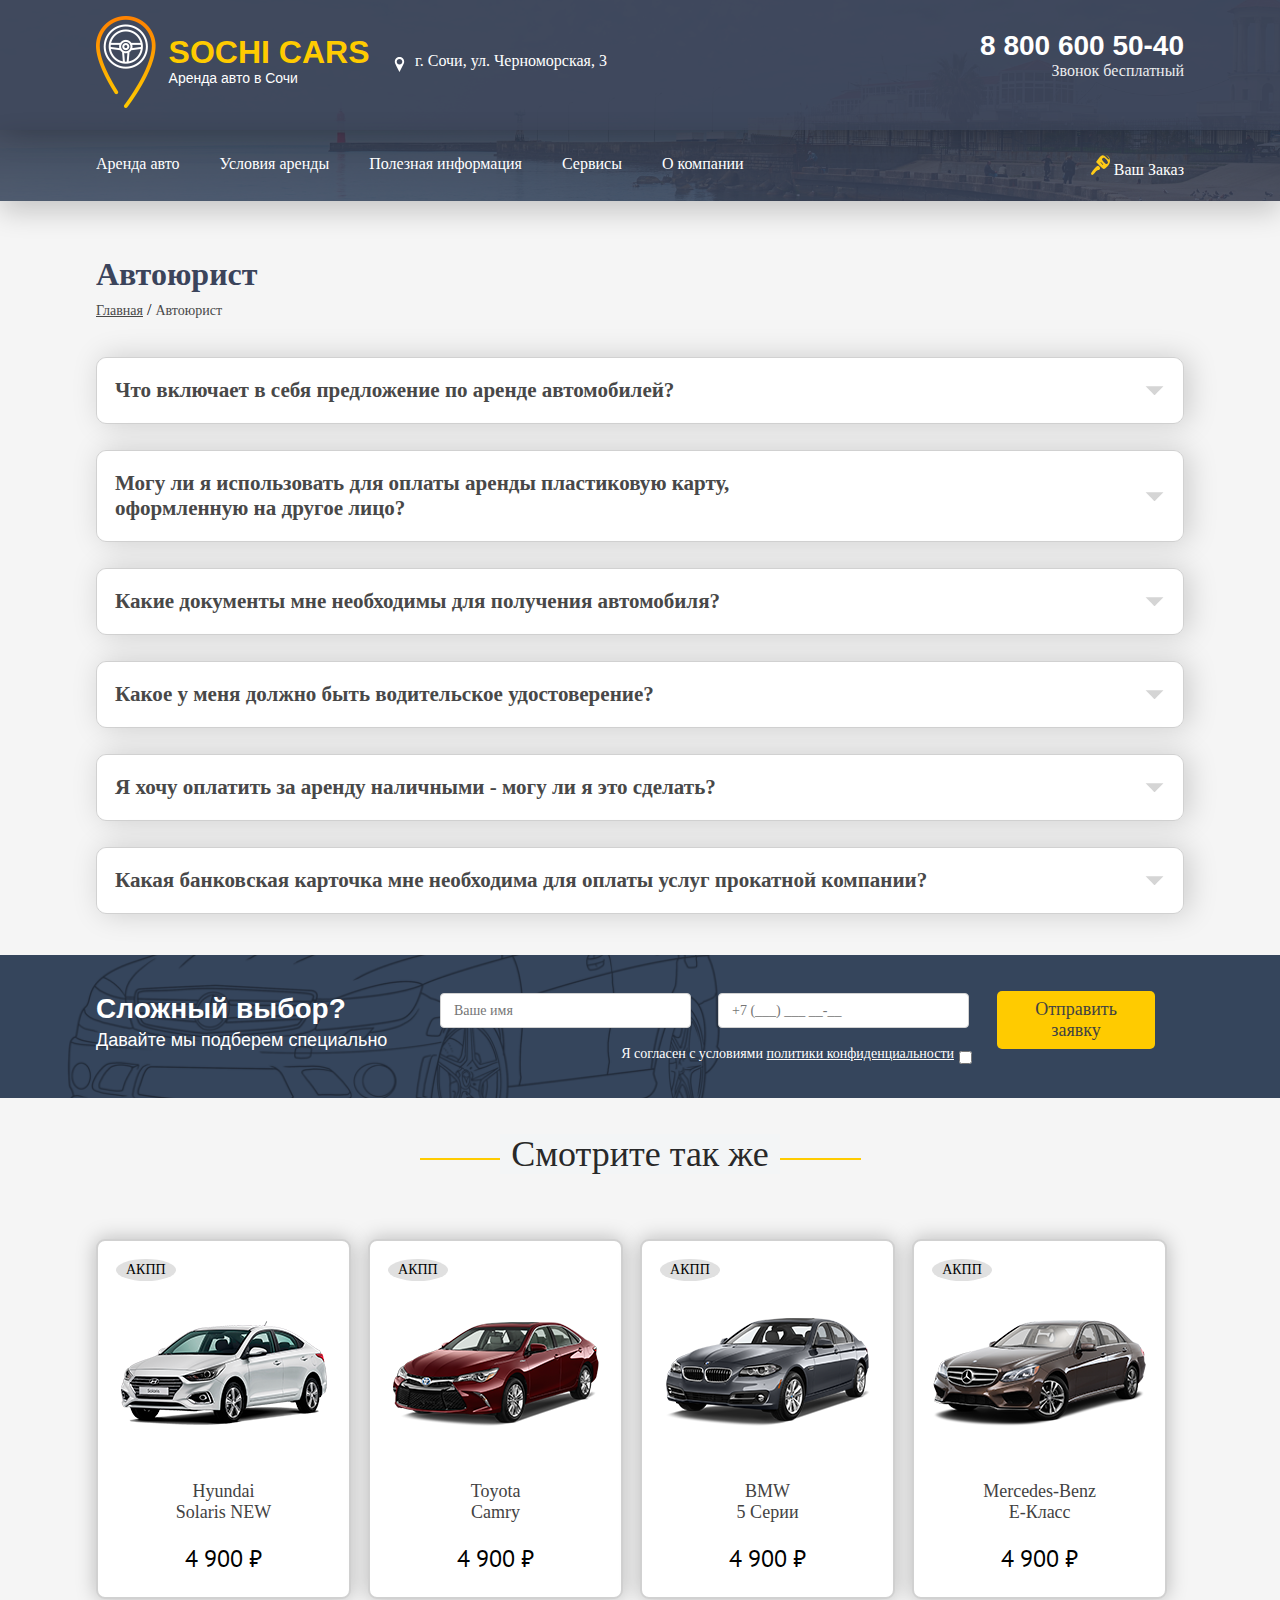
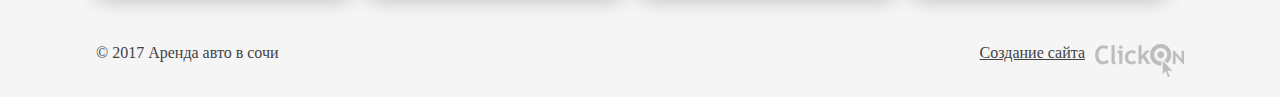
<file: urist.html>
<!DOCTYPE html>
<html>
<head>
	<meta charset="utf-8">
  	<meta http-equiv="X-UA-Compatible" content="IE=edge">
  	<meta name="viewport" content="width=device-width, initial-scale=1.0">
  	<meta content="text/html">
    <title>Sochi Cars. Аренда авто в Сочи</title>
     <link href="http://fonts.googleapis.com/css?family=PT+Sans:regular,italic,bold,bolditalic"
rel="stylesheet" type="text/css" />
	<!-- Custom CSS -->
    <link rel="stylesheet" type="text/css" href="css/style.css">
    <link rel="stylesheet" type="text/css" href="css/urist.css">
   	<!-- JQuery connection -->
	<script src="//ajax.googleapis.com/ajax/libs/jquery/3.1.0/jquery.min.js"></script>
	<!-- Custom scripts -->
	<script src="js/menu.js"></script>
	<script src="js/script.js"></script>
	<script src="js/urist.js"></script>
	<script src="js/maskedinput.js"></script>
</head>
<body>
	<div class="content-main">
		<div class="top-navbar">
			<div class="color-wrap">
				<div class="head-wrap">
					<div class="head container">
						<div class="logo">
							<div class="logo-image">
								<img src="img/icon-wheel.png" alt="icon-wheel">
							</div>
							<div class="description">
								<h1>SOCHI CARS</h1>
								<p>Аренда авто в Сочи</p>
							</div>
						</div>

						<div class="address">
							<p> <span><img src="img/map-marker.svg" id="map-marker" alt="map-marker"></span> г. Сочи, ул. Черноморская, 3 </p>
						</div>

						<div class="phone-number">
							<h1>8 800 600 50-40</h1>
							<p>Звонок бесплатный</p>
						</div>				
					</div>
				</div>
				<!-- Menu list -->
				<div class="topnav-wrap">
					<div class="topnav container" id="myTopnav">
						<a href="#">Аренда авто</a>
						<a href="#">Условия аренды</a>
						<a href="#">Полезная информация</a>
						<a href="#">Сервисы</a>
						<a href="#">О компании</a>
						<a href="#"> <img src="img/key.svg" alt="key"> Ваш  Заказ </a>
						<a href="javascript:void(0);" style="font-size:15px;" class="icon" onclick="myFunction()">&#9776;</a>
					</div>
				</div>
			</div>
		</div>

		<div class="catalog">

			<!-- Lawyer block -->
			<div class="autolawyer-wrap container">
				<div class="autolawyer-header">
					<h2>Автоюрист</h2>
					<a href="index.html">Главная</a> /
					<a href="#">Автоюрист</a>
				</div>
				<div class="autolawyer-content">
					<!-- 1 -->
					<div class="question-wrap">
						<div class="visible-text" id="question-1">
							<h3>Что включает в себя предложение по аренде автомобилей?</h3> 
						</div>
						<div class="invisible-text" id="answer-1"> 
							<h4>Ответ:</h4>
						</div>
					</div>
				
					<!-- 2 -->					
					<div class="question-wrap">
						<div class="visible-text" id="question-2">
							<h3>Могу ли я использовать для оплаты аренды пластиковую карту,<br>оформленную на другое лицо?</h3>
						</div>
						<div class="invisible-text" id="answer-2">
							<h4>Ответ:</h4>
							<p>Нет, вы не можете оплатить аренду автомобиля с помощью пластиковой карты, оформленной на другое лицо. Обратите внимание на то, что карточка, на которой будет блокироваться депозит, также как и карточка, которой будет оплачиваться аренда авто, должна быть оформлена на имя главного водителя.</p>
						</div>
					</div>
					
					<!-- 3 -->
					<div class="question-wrap">
						<div class="visible-text" id="question-3">
							<h3>Какие документы мне необходимы для получения автомобиля?</h3> 
						</div>
						<div class="invisible-text" id="answer-3">
							<h4>Ответ:</h4>
						</div>
					</div>
					
					<!-- 4 -->				
					<div class="question-wrap">
						<div class="visible-text" id="question-4">
							<h3>Какое у меня должно быть водительское удостоверение?</h3>
						</div>
						<div class="invisible-text" id="answer-4">
							<h4>Ответ:</h4>
						</div>
					</div>
					
					<!-- 5 -->
					<div class="question-wrap">
						<div class="visible-text" id="question-5">
							<h3>Я хочу оплатить за аренду наличными - могу ли я это сделать?</h3>
						</div>
						<div class="invisible-text" id="answer-5">
							<h4>Ответ:</h4>
						</div>
					</div>
					
					<!-- 6 -->
					<div class="question-wrap">
						<div class="visible-text" id="question-6">
							<h3>Какая банковская карточка мне необходима для оплаты услуг прокатной компании?</h3>
						</div>
						<div class="invisible-text" id="answer-6">
							<h4>Ответ:</h4>
						</div>
					</div>
					
				</div>
			</div>

			<div class="choice-wrap">
				<div class="cont-wrap">
					<div class="choice-desc">
						<h1>Сложный выбор?</h1>
						<p>Давайте мы подберем специально</p>
					</div>
					<div class="form-wrap">
						<form>
							<input type="text" name="client-name" id="name" placeholder="Ваше имя" class="form nonglare">
						
							<input type="text" class="form nonglare" id="client-phone" name="phone" placeholder="+7 (___) ___ __-__">
						</form>
						<p>Я согласен с условиями <span id="underline">политики конфиденциальности</span><input name="agreement" type="checkbox"/></p>
					</div>
					<div class="button-wrap">	
						<button id="send-button">Отправить <br>заявку</button>
					</div>
				</div>
			</div>

			<!-- See also -->
			<div class="rent-wrap container">
				<div class="subhead-title-wrap container">
					  <span>
					    Смотрите так же
					  </span>
				</div>
			</div>

			<!-- Car cards -->
			<div class="product container">
				<a href="#"> 
					<div class="product-wrap" id="link-1">
						<div class="trans-wrap">
							<div class="type"><p>АКПП</p></div>
						</div>
						<div class="car-wrap">
							<div id="content">
								<img src="pic/solaris.png" alt="solaris">
							</div>
						</div>
						<div class="brand-wrap">
							<p>Hyundai<br>Solaris NEW</p>
						</div>
						<div class="price-wrap">
							 <span class="price">4 900 &#8399;</span>
						</div>
						<div class="more-info more-11">
							<p>Подробнее</p>
						</div>
					</div>
				</a>

				<a href="#" class="link">
					<div class="product-wrap" id="link-2">
						<div class="trans-wrap">
							<div class="type"><p>АКПП</p></div>
						</div>
						<div class="car-wrap">
							<img src="pic/camry.png" alt="camry">
						</div>
						<div class="brand-wrap small">
							<p>Toyota<br>Camry</p>
						</div>
						<div class="price-wrap">
							 <span class="price">4 900 &#8399;</span>
						</div>

						<div class="more-info more-12">
							<p>Подробнее</p>
						</div>
					</div>
				</a>

				<a href="#">
					<div class="product-wrap" id="link-3">
						<div class="trans-wrap">
							<div class="type"><p>АКПП</p></div>
						</div>
						<div class="car-wrap">
							<img src="pic/bmw.png" alt="bmw">
						</div>
						<div class="brand-wrap">
							<p>BMW<br>5 Серии</p>
						</div>
						<div class="price-wrap">
							 <span class="price">4 900 &#8399;</span>
						</div>
						<div class="more-info more-13">
							<p>Подробнее</p>
						</div>
					</div>
				</a>

				<a href="#">
					<div class="product-wrap" id="link-4">
						<div class="trans-wrap">
							<div class="type"><p>АКПП</p></div>
						</div>
						<div class="car-wrap">
							<img src="pic/e-klass.png" alt="e-klass">
						</div>
						<div class="brand-wrap mid">
							<p>Mercedes-Benz<br>E-Класс</p>
						</div>
						<div class="price-wrap">
							 <span class="price">4 900 &#8399;</span>
						</div>
						<div class="more-info more-14">
							<p>Подробнее</p>
						</div>
					</div>
				</a>
				<div class="clear-all"></div>
			</div>
		</div>
		
		<!-- Footer -->
		<div class="footer">
			<div class="copyright container">
				<div class="rentcar">
					<p>&copy; 2017 Аренда авто в сочи</p>	
				</div>
				
				<div class="clickon">
					<img src="img/clickon.png" alt="clickon-logo">
					<a href="#">Создание сайта</a>		
				</div>
			</div>
		</div>		
	</div> 
</body>
</html>
</file>
<file: css/style.css>
* {
	margin: 0;
	padding: 0;
}

img {
	max-width: 100%;
	height: auto; 
}

body {
	background-color: #f5f5f5;
}

.container {
	max-width: 1088px;
	margin: 0 auto;
}

.content-main {
	padding: 0;
	margin: 0;
	height: auto;
	width: auto;
}

.top-navbar {
	max-width: 100%;
	height: auto;
	background-color: #3b445b;
	background-image:url('../img/pier.png');
  	background-size: cover;
  	background-position: center;
}

.head-wrap {
	background-color: rgba(62, 71, 92, .7);
	height: 130px;
	margin: 0 auto;
	box-shadow: 5px 0px 29px rgba(0,0,0,0.25);
}

.head {
	height: 100%;
}

/* Logo */ 
.logo {
	margin: 0;
	width: 260px; 
	height: 100%;
	display: inline-block;
}

.logo-image {
	width: 23.297491%;
	height: 100%;
	display: inline-block;
	float: left;
}

.logo-image img {
	position: absolute;
	margin-top: 16px; 
} 

.description {
	width: 76.702509%;
	height: 100%;
	display: inline-block;
}

.description h1 {
	font-size: 2em;
	font-family: 'Open Sans Bold', arial;
	color: #ffcb00;
	position: absolute;
	padding-left: 12px; 
	margin-top: 34px;
}

.description p {
	font-size: 0.875em;
	font-family: 'Open Sans', arial;
	color: #ffffff;
	position: absolute;
	margin-left: 12px;
	margin-top: 70px;
}

/* Address */
.address {
	height: 100%;
	width:  251px; 
	display: inline-block;
	margin-left: 15px;
}

#map-marker {
	width: 15px;
	height: 15px;
}

.address p {
	position: absolute;
	margin-top: 52px;
	font-family: 'Open Sans Light';
	font-size: 16px;
	color: #fff;
	margin-left: 40px;
}

span img {
	position: absolute;
	margin-left: -12%;
	margin-top: 5px;
	width: 25px;
	height: 15px;
}

/* .phone-number */
.phone-number {
	height: 100%;
	width:  22.61748%;
	min-width: 210px; 
	display: inline-block;
	float: right;
}

.phone-number h1 {
	margin-top: 30px;
	color: #fff;
	font-size: 28px;
	font-family: Open Sans Semibold, Arial;
	float: right;
}
.phone-number p {
	font-family: Open Sans Light;
	font-size: 16px;
	color: #ebecee;
	float: right;
}

/* menu bar */
.color-wrap {
	background-color: rgba(59, 68, 91, 0.7);
}

.topnav-wrap {
	height: 71px;
	width: 100%;
	box-shadow: 0px 10px 29px 0px rgba(0,0,0,0.2);
}

.topnav {
  overflow: hidden;
}

.topnav a {
  float: left;
  display: block;
  color: #fff;
  text-align: center;
  padding-top: 25px;
  padding-left: 40px;
  text-decoration: none;
  font-size: 16px;
  font-family: 'Open Sans Regular';
}

.topnav a:first-child{
	padding-left: 0px;
}

.topnav a:hover {
  color: #ffcb00;
}

.topnav .icon {
  display: none;
}

.topnav a:nth-child(6) {
	float: right;
	margin-left: 10px;
}

.top-nav img {
	width: 10px;
	height: 10px;
}

.resp {
  	height: 300px;
}

/* Advantages */

.clear-fix {
    clear:both;
}

.prem-wrap {
	height: auto;
	margin-top: 58px;
	margin-bottom: -10px;
	padding-bottom: 113px;
	text-align: justify;
	line-height: 0;
 	font-size: 1px; 
	text-justify: newspaper;
	zoom:1;
}

.prem-wrap:after {
	width: 100%; 
	height: 0px;
	visibility: hidden;
	overflow: hidden;
	content: '';
	display: inline-block;
}

.prem-wrap > div {
	max-width: 344px;
	height: auto;
	display: inline-block;
	text-align: left;
	line-height: normal;	
	/* Opera  */
	vertical-align: top; 	
	/* IE6-7*/
	//display : inline;
	//zoom : 1;
}

.advantage-icon {
	display: inline-block;
	width: auto;
	height: auto;
}

.advantage-text {
	width: 279px;
	height: auto;
	display: inline-block;
	float: right;
	hyphens: auto;
}

.advantage-text h1 {
	font-family: 'Open Sans Semibold';
	font-size: 18px;
	color: #fff;
	padding-left: 28px;
}

.advantage-text p {
	font-family: 'Open Sans Regular';
	font-size: 14px;
	color: #fff;
	padding-left: 28px;
	padding-top: 5px;
}


/* CATALOG */

.catalog {
	height: auto;
	width: 100%;
	background-color: #f5f5f5;
}

.catalog-title {
	width: 100%;
	height: 64px;	
}

.subhead-title-wrap {
    max-width: 369px;
    height: 25px;
    border-bottom: 2px solid #ffcb00;
    text-align: center;
    margin-top: -14px;
}

.subhead-title-wrap span {
    background-color: #F3F5F6; 
    padding: 0 11px;
    font-size: 36px;
	font-family: 'Open Sans Semibold';
	color: #292929;
}

/* Категории авто */
.categories {
	height: auto;
	margin: 0 auto;
}

.cat-wrap {
	width: auto;
	height: auto;
	margin: 0 auto;
	text-align: justify;
	/* IE6-7 */
	text-justify: newspaper;
	zoom:1;		
	text-align-last: center;
}

.categoriessddddddddd ul {
	list-style-type: none;
	margin-bottom: 2px;
}

.categories li {
	display: inline-block;
	margin-top: 17px;
	margin-right: 15px;
}

.categories a {
	text-decoration: none;
	color: #000;
	background-color: #ffcb00;
	padding: 1px 13px 2px 13px;
	border-radius: 100%;
	font-family: 'Open Sans Regular';
	font-size: 16px;
}

.categories a:hover {
	background-color: #fed42f;
}


/* 
	PRODUCTS
*/
.product-sub-wrap {
	margin: 0 auto;
	width: auto;
}

.product {
	height: auto;
	text-align: left;
	text-align-last: left;
	/* IE6-7 */
	text-justify: newspaper;
	zoom:1;		
	text-align-last: center;
}

.product a {
	text-decoration: none;
	color: #000;
}

.product-wrap {
	width: 251px; /*22.98%; */
	height: 40%;
	margin-top:  37px;
	margin-right: 1.2%;
	padding: 0;
	border: 2px solid #d1d1d1;
	border-radius: 9px;
	display: inline-block;
	background-color: #ffffff;
	box-shadow: 0 0 20px rgba(0,0,0,0.25);
}

.trans-wrap {
	padding: 28px;
}

.type {
	padding: 3px 10px 3px 10px;
	background-color: #e0e0e0;
	font-size: 14px;
	font-family: 'Roboto Regular';
	position: absolute;
	border-radius: 100%;
    -moz-border-radius: 10px 10px 10px 10px;
    margin: -10px -10px; 
}


.car-wrap {
	min-height: 150px;
	line-height: 150px;
	text-align: center;	
}

.car-wrap img {
    max-height: 100%;
    max-width: 100%;
    vertical-align: middle;
    text-align: center;
}

.brand-wrap {
	padding: 34px 20px 20px 20px;
	margin: 0 auto;
	text-align: center;
}

.brand-wrap p {
	font-family: 'Open Sans Regular';
	font-size: 18px;
	color: #424242;
	text-align: center;
	text-align: left;
}

.price-wrap {
	padding: 0 10px 23px 10px;
	text-align: center;	
}

.price {
	font-family: 'PT Sans', serif;
	font-size: 24px;
}

/* CSS Animation  */
.product-wrap:hover {
	box-shadow: 0 0px 5px #ffcb00;
	border: 2px solid white;
}

.product-wrap:hover .more-info{
	visibility: visible;
}

.more-info {
	padding: 7px 25px 7px 25px;
	position: absolute !important;
	background-color: #ffcb00;
	border-radius: 100%;
	text-align: justify;
	margin: -245px 56px;
	visibility: hidden;
}

.more-info p {
	font-family: 'Open Sans Regular';
	font-size: 16px;
}

/* выравнивание по ширине */
.clear-all {
	height: 0px;
	width: 100%;
	display: inline-block;
	margin-top:  10px;
	visibility: hidden;
}

/* 
	Условия аренды
*/
.rent-wrap {
	height: 50px;
	padding-top: 49px;
	margin-bottom: 5px;
}

.subhead-rent-wrap {
    max-width: 430px;
    height: 25px;
    border-bottom: 2px solid #ffcb00;
    text-align: center;
}
.subhead-rent-wrap span {
    background-color: #F3F5F6; 
    padding: 0 11px;
    font-size: 36px;
	font-family: 'Open Sans Semibold';
	color: #292929;
}

.cycles-wrap {
	max-width: 1088px;
	height: auto;
	margin: 0 auto;
	padding-top: 40px;
}

.cycle-cont {
	width: 185px;
	height: 260px;
	display: inline-block;
	margin-top: 20px;
	position: relative;
	margin-bottom: 58px;
}

.img-wrap {
	height: 184px;
	width: 184px;
	background-color: white;
	border-radius: 50%;
	background-image: url("../img/circle.svg"); 	
}

.img-wrap p {
	font-family: 'Open Sans Bold';
	font-size: 25px;
	position: absolute;
	text-align: center;
    top: 50%;
    margin-top: -65px;
    margin-left: 50px;
}

.img-wrap img {
	margin-top: 10px;
	margin-left: 5px;
}

#text-circle-1 {
	margin-top: -50px;
}

#text-circle-2 {
	margin-left: 45px;
}

#text-circle-4 {
	font-size: 102px;
	margin-top: -105px;
	padding-left: 5px;
	position: absolute;
}

.text-wrap {
	height: auto;
	width: 180px;
}

.text-wrap p {
	font-family: 'Open Sans Regular', serif;
	font-size: 16px;
	text-align: center;
	padding-top: 42px;
	margin-bottom: 49px;
	position: relative;
}

.cycle-cont:first-child {
	margin-left: 20px;
}

.cycle-cont:nth-child(n+2){
	margin-left: 92px;
}

/* FOOTER */
.footer {
	width: 100%;
	height: auto;
	background-color: #f5f5f5;
}

/* Документы */
.doc-wrap {
	width: 100%;
	height: 84px;
	background-color: #ffffff;
}

.center {
	max-width: 870px;
	height: 50px;
	margin: 0 auto;
	padding-top: 5px;
}

.center a {
	text-decoration: underline;
	color: #292929;
	font-family: 'Open Sans Regular', Arial;
	font-size: 20px;
	display: inline-block;
	margin-top: 20px;
}

.center a:hover {
	color: #ffcb00;
}
.center a:first-child {
	float: left;
	padding-left: 12px;
}

.center a:nth-child(2) {
	float: right;
	padding-right: 19px;
}

/* Difficult choice */
.choice-wrap {
	width: 100%;
	height: auto;
	background-color: #35455c;
	padding-bottom: 3px;
	background-image: url('../img/car.png');
	background-position-x: 50%;
	background-size: contain;
	background-repeat: no-repeat;
}

.cont-wrap {
	max-width: 1088px;
	height: auto;
	margin: 0 auto;
	padding-top: 10px;
	margin-bottom: 42px;
}
	
.choice-desc {
	width: 344px;
	height: auto;
	float: left;
	display: inline-block;
}

.form-wrap {
	width: 529px;
	height: auto;
	display: inline-block;
	float: left;
}

.button-wrap {
	display: inline-block;
}


.choice-wrap h1 {
	font-family: 'Open Sans Semibold', Arial;
	font-size: 28px;
	color: #fff;
	margin-top: 28px;
}

.choice-wrap p {
	font-family: 'Open Sans Regular', Arial; 
	font-size: 18px;
	color: #fff;
	margin-top: 5px;
}

.form {
	width: 236px;
	height: 33px;
	border: 1px solid  #d1d1d1;
	border-radius: 4px;
	padding-left: 13px;
	font-size: 14px;
	margin-top: 28px;
	font-family: 'Open Sans Regular';
	font-size: 14px;
	color: #686868;
}

#name {
	float: left;
}

#client-phone {
	float: right;
}

#send-button {
	width: 158px;
	height: 58px;
    padding: 2px 15px; 
    background: #ffcb00; 
    border:0 none;
    cursor:pointer;
    -webkit-border-radius: 5px;
    border-radius: 5px; 
    font-family: 'Open Sans Regular';
    font-size: 18px;
    margin: 26px 0 0 28px;
    color: #424242;
    float: right;
}

#send-button:hover {
	background: #ffd11d;
}

.form-wrap p {
	font-family: 'Open Sans Regular';
	font-size: 14px;
	color: #fff;
	float: right;
	margin-top: 18px;
	padding-right: 10px;
}

#underline {
	text-decoration: underline;
	padding-right: 5px;
}

input[type=checkbox] {
	position: absolute;
	margin-top: 5px;
	padding: 5px;
	border:0 none;
}

.copyright {
	height: auto;
	margin: 0 auto;
	padding-top: 27px;
	padding-bottom: 20px;
	text-align: justify;
	line-height: 0;
	font-size: 1px; 
	/* IE6-7*/
	text-justify: newspaper;
	zoom:1;	
	text-align-last: justify;
}

.copyright:after {
	width: 100%; 
	height: 0px;
	visibility: hidden;
	overflow: hidden;
	content: '';
	display: inline-block;
}

.copyright > div {
	display: inline-block;
	text-align: left;
	line-height: normal;
	font-size: 14px;
	vertical-align: top; 
	display : inline;
	zoom : 1;
}

.cp-text {
	display: inline-block;
	margin: 0;
}

.copyright p {
	position: absolute;
	color: #424242;
	font-size: 16px;
	font-family: 'Open Sans Regular';
}

.copyright a {
	float: right;
	margin-right: 10px;
	text-decoration: underline;
	color: #424242;
	font-size: 16px;
	font-family: 'Open Sans Regular';
}

.copyright img {
	float: right;
	margin-top: 0px;
}

.rentcar {
	width: 235px;
	height: auto;
	display: inline-block;
	float: left;
}

.clickon {
	width: auto;
	height: auto;
	display: inline-block;
	float: right;
}

/* Filter options */

.index-filter {
	position: relative;
	width: 100%;
	top: -56px;
}

.wrapper {
	max-width: 1088px;
	margin: 0 auto;
}

.border {
	background-color: #fff;
	border: 1px solid #d1d1d1;
	border-radius: 8px;
	height: auto;
}

.brand-option {
	padding: 22px 0px 0 22px;
}

.select-brand {
	height: auto;
	padding: 9px 373px 9px 10px;
	max-width: 511px;
	min-height: 38px;
	overflow: hidden; 
	background: url("../img/triangle.svg")  no-repeat;
	background-size: 12px;
	background-position-x: 98%; 
	background-position-y: 50%;
	float: left;
	appearance: none;
	/* Firefox */
	-webkit-appearance: none;
	-moz-appearance: none;
	text-indent: 0.01px;
	text-overflow: '';
	/* IE */
	&::-ms-expand { display: none; }
}

.nonglare:focus {
	border: 1px solid #ffcb00;
	outline:none;
}

.select-style {
	border: 1px solid #d1d1d1;
	border-radius: 4px;
	font-size: 14px;
	font-family: 'Open Sans Regualr';
	background-color: #f5f5f5;
}

.date-option {
	padding: 10px 0px 9px 8px;
	width: 134px;
	max-width: 134px !important;
	margin-left: 28px;
	background: url("../img/calendar.svg")  no-repeat;
	background-size: 12px;
	background-position-x: 93%; 
	background-position-y: 50%;
	background-color: #f5f5f5;
	appearance: none;
	/* Firefox */
	-webkit-appearance: none;
	-moz-appearance: none;
	text-indent: 0.01px;
	text-overflow: '';
	/* IE */
	&::-ms-expand { display: none; }
}

.calculate {
	background: #ffcb00; 
    border:0 none;
    cursor:pointer;
    -webkit-border-radius: 5px;
    border-radius: 4px; 
    font-family: 'Open Sans Extrabold';
    font-size: 14px;
    color: #424242;
    max-width: 144px;
    float: right;
    margin-right: 24px;
    width: 144px;
    height: 38px;
}

.calculate:hover {
	background-color: #ffd42c; 
}

.option-desc-wrap {
	width: auto;
	height: auto;
	padding-bottom: 22px;
}

.option-desc-wrap a {
	color: #424242;
	font-family: 'Open Sans Regular';
	font-size: 14px;
	text-decoration: underline;
	cursor: pointer;
}

.option-desc-wrap a:hover {
	color: #ffcb00;
}

.option-desc-wrap  img {
	padding: 0 0 13px 0px;
	position: absolute;
	margin-left: -28px;
}

.add-option {
	margin-left: 60px;
	margin-top: 13px;
	position: relative;
}

.options-wrap {
	width: auto;
	height: 120px;
	border-radius: 0 0 10px 10px;
	display: ; 
}

.finalprice-wrap {
	width: auto;
	height: 100px;
	border-radius: 0 0 10px 10px;
	display: ; 
}

.results-wrap {
	width: auto;
	height: auto;
}
.orderbtn-wrap {
	width: auto;
	height: auto;
}

.orderbtn {
	float: right;
	margin-right: 33px;
}



@media only screen and (max-width: 1130px) {
	.logo {
		padding-left: 10px;
	}

	.phone-number {
		padding-right: 10px;
	}

	/* menu list */
	.topnav a:first-child {
		padding-left: 10px;
	}

	.topnav a:nth-child(6) {
		padding-right: 10px;
	}

	/* Catalog  */
	.product-sub-wrap {
		width: 100%;
	}

	/* Difficult choice */
	.choice-wrap {
		height: auto;
		background-position-x: 15%;
		background-position-y: 1%;
		background-size: cover;
		background-repeat: no-repeat;
	}

	.cont-wrap {
		max-width: 315px;
		height: auto;
	}

	.choice-desc {
		float: none;
		width: 310px;
	}

	.form-wrap {
		width: 258px;
		height: 125px;
		margin: 30px 25px;
	}

	.form {
		margin: 0;
	}

	#name {
		float: none;
	}

	#client-phone {
		float: none;
		margin-top: 10px;
	}

	.button-wrap {
		width: 160px;
		height: 60px;
		float: none;
		margin: 10px 70px;
	}

	#send-button {
		margin: 0;
	}

	}

@media only screen and (max-width: 1106px) {
	/* Catalog */
	.product-sub-wrap {
		padding-left: 50px;
		width: 80%;
	}

	/* Filter */
	.wrapper {
		width: 100%;
	}
	
	.date-option {
		margin-left: 0;
		margin-left: 20px;
	} 

	.select-brand {
		height: auto;
		padding: 9px 150px 9px 10px;
	} 

	.calculate {
		float: right;
		margin-top: -1px;
	}

	}

@media only screen and (max-width: 1070px) {
	.cycles-wrap {
		max-width: 960px;
	}

	.cycle-cont:first-child {
		margin-left: 20px;
	}

	.cycle-cont:nth-child(n+2){
		margin-left: 52px;
	}	
	}

@media only screen and (max-width: 1056px) {
	.prem-wrap {
		padding-left: 10px;
		padding-right: 10px;
	}

	.advantage-text {
		width: 255px; 
	}

	/* Catalog */
	.product-sub-wrap {
		padding-left: 30px;
		width: 80%;
	}

	}

@media only screen and (max-width: 1045px) {
	/* Catalog */
	.product-sub-wrap {
		width: 80%;
	}
	}

@media only screen and (max-width: 1020px){
	/* Catalog */
	.product-sub-wrap {
		width: 90%;
		padding-left: 10%;
	}
	}

@media only screen and (max-width: 960px) {
	.topnav a {
  		padding-left: 20px;
	}

	.topnav a:first-child {
		padding-left: 10px;
	}

	.topnav a:nth-child(6) {
		padding-right: 10px;
	}

	/* Catalog */
	.product-sub-wrap {
		width: 67%;
		padding-left: 5%;
	}

	.product-wrap {
		margin-right: 30px;
	}

	/* Rent */
	.cycles-wrap {
		height: auto;
		max-width: 500px;
	}

	.cycle-cont:first-child {
		margin-left: 0px;
	}

	.cycle-cont:nth-child(n+2){
		margin-left: 0px;
	}

	.cycle-cont {
		margin-left: 50px !important;
	}

	}

@media only screen and (max-width: 880px) {
	/* Filter */
	.date-option {
		margin-left: 20px;
		margin-right: 0;
		padding-right: 30px;

	} 

	/* Catalog */
	.product-sub-wrap {
		width: 70%;
		padding-left: 10%;
	}

	.select-brand {
		height: auto;
		padding: 9px 100px 9px 10px;
	} 

	.calculate {
		margin-right: 10px;
	}

	}

@media only screen and (max-width: 865px) {
	/* Menu list */
	.top-navbar {
		height: auto;
		}

	.topnav a {
		margin-left: 8px;
		font-size: 14px;
	}
	.topnav a:first-child {
		padding-left: 5px;
	}

	.topnav a:nth-child(6) {
		padding-right: 5px;
	}

	/* Catalog  */
	.product-sub-wrap {
		padding-left: 70px;
		width: 85%;
	}

	.product-wrap {
		margin-right: 10%;
	}

	/* Filter */
	.date-option {
		margin-left: 0;
		margin-left: 20px;
		width: 70px;
	} 

	.select-brand {
		height: auto;
		padding: 9px 100px 9px 10px;
	} 

	.calculate {
		float: right;
		margin-top: -1px;
	}



	/* 
		PAGE html
	*/
	.row-1-wrap {
		padding-left: 0 !important;
	}
	}

@media only screen and (max-width: 790px) {
	.logo h1 {
		font-size: 28px;
		width: 250px;
	}

	.address {
		width: 235px;
	}
	.address p {
		font-size: 14px;
	}

	.phone-number h1 {
		font-size: 1.5em;
	}

	/* menu-wrap */
	.topnav a {
  		padding-left: 10px;
  		font-size: 14px
	}

	/* Catalog  */
	.product-sub-wrap {
		padding-left: 60px;
		width: 80%;
	}

	.product-wrap {
		margin-right: 5%;
	}
	
	}

@media only screen and (max-width: 767px) {
	.top-navbar {
		height: auto;
	}

	.logo,
	.address,
	.phone-number {
		float: none;
		display: block;
		margin: 0 auto;
		padding: 25px;
	}

	/* Logo  */
	.logo {
		height: 80px;
	}

	.logo-image img {
		margin-top: 0px;
	}

	.logo h1 {
		margin-top: 10px;
	}

	.logo p {
		margin-top: 40px;
	}


	.address {
		height: 0px;
	}
	
	.address p {
		margin-top: -15px;
	}

	/* .phone number */
	.phone-number {
		height: 15px;
	}

	.phone-number h1 {
		margin-top: -25px;
		font-size: 1.5em;
		float: none;
		text-align: center;
	}

	.phone-number p {
		float: none;
		text-align: center;
	}

	.head-wrap {
		height: 270px;
	}

	/*
		PAGE html
	*/
	.row-2-wrap {
		margin-left: 50px !important;
	}


	}

@media only screen and (max-width: 764px) {

	/* Catalog  */
	.product-sub-wrap {
		padding-left: 60px;
		width: 85%;
	}

	.product-wrap {
		margin-right: 5%;
	}

	/* Filter */
	.select-brand {
		height: auto;
		padding: 9px 373px 9px 10px;
		width: 90%; 
		max-width: 90%;
		background-size: 10px;
		background-position-x: 97%;
		text-align: center;
		margin-left: 20px; 
	}

	.date-option {
		margin-top: 15px;
		min-width: 87%;
		background-size: 10px;
		background-position-x: 97%;
		margin-right: 0;
		padding: 9px 10px 9px 9px;
	}

	.calculate {
		float: none;
		margin-top: 20px;
		margin-left: 20px;
		min-width: 90%;
	}

	.orderbtn-wrap {
		padding-bottom: 20px;
	}

	}

@media only screen and (max-width: 720px) {
    /* Navigation */
    .topnav a:not(:first-child) {display: none;}
    .topnav a.icon {
    	float: right;
    	display: block;
	}

	.topnav a:first-child{
		padding-left: 10px;
	}

	.topnav a:nth-child(6) {
		padding-left: 8px;
	}
	
	.topnav a:last-child {
		padding-right: 18px;
	}

	.topnav.responsive {
  		position: relative;
  	}

	.topnav-wrap-resp {
  		height: 300px;
  	}

	.topnav.responsive .icon {
    	position: absolute;
    	right: 0;
    	top: 0;
  	}
  
    .topnav.responsive a {
    	float: none;
    	display: block;
    	text-align: left;
  	}

	.select-brand {
		height: auto;
		width: 90%;
		padding: 9px 10px;
		background-size: 10px;
		background-position-x: 97%; 
		text-align: center;
		margin-left: 20px;
	}

	.date-option {
		margin-top: 15px;
		background-size: 10px;
		background-position-x: 97%;
		margin-right: 0;
		padding: 9px 10px 9px 0px;
	}

	.calculate {
		margin: 15px 0 0 20px;
		float: none;
		width: 90%;
	}

	.option-desc-wrap {
		margin-left: 20px;
	}

	}

@media only screen and (max-width: 705px) {
	/* menu list */
	.top-navbar {
		height: auto;
	}

	.stop-navbar-resp {
		height: 950px;
	}

	/*
		PAGE html
	*/
	.block-2 ul {
		font-size: 14px !important;	
	}

	}

@media only screen and (max-width: 690px) {
	/* Catalog  */
	.product-sub-wrap {
		width: auto;
		padding-left: 5%;
	}

	.product-wrap {
		margin-right: 2%;

	}
	}

@media only screen and (max-width: 590px) {
	/* Product */
	.product {
		text-align: center;
	}
	
	/* Catalog  */
	.product-sub-wrap {
		padding: 0 10px 0 10px;
		width: 75%;
	}

	/* Doc wrap */
	.doc-wrap {
		height: 120px;
	}

	.center {
		max-width: 300px;
		height: 100px;
	}
	
	.center a:first-child {
		float: none;
		padding: 0 10px 0 10px;
	}

	.center a:nth-child(2) {
		float: none;
		padding: 0 10px 0 10px;
	}
	
	}	

@media only screen and (max-width: 560px) {
	/* 
		PAGE.html
	*/
	.order-car-wrap {
		display: block;
	}

	.brand-desc-wrap {
		display: block !important;
		float: none ;
		margin: 0 auto;
		width: auto  !important;
		text-align: center;
	}

	.brand-desc-wrap h1 {
		margin: 0;
		padding-left: 0 !important;;
	}

	.short-prop-wrap  {
		display: block !important;
		float: none !important;
		margin: 10px auto;
		width: auto !important;
		text-align: center;
	}

	.prop-wrap:last-child {
		margin-right: 0;
	}

	/* 
		PAGE html
	*/
	.row-1-wrap {
		display: block !important;
		margin-left: 0 !important;
	}

	.row-2-wrap {
		display: block !important;
		margin-left: 0 !important;
		margin-top: 20px;
	}

	.block-2 {
		background-size: cover !important;
	}

	.block-2 ul {
		font-size: 16px !important;
	}

	}

@media only screen and (max-width: 515px) {
	
	.cycle-cont {
		margin-left: 40px !important;
	}

	/* Filter */
	.select-brand {
		margin-left: 10px; 
	}

	.date-option {
		margin-left: 10px;
		min-width: 85%;
		padding: 9px 10px 9px 9px;
	}

	.calculate {
		margin-left: 10px;
	}

	.add-option {
		margin-left: 40px;
	}
	
	/* 
		PAGE html
	*/

	.block-1 {
		background-position-x: 25% !important; 
	}

	}

@media only screen and (max-width: 490px) {

	/* Rent auto */
	.cycles-wrap {
		max-width: 200px;
		height: auto;
	}

	.cycle-cont {
		margin-left: 10px !important;
	}

 	/* Footer */

	.copyright {
		width: 235px;
	}

	.rentcar {
		margin-left: 0px;
		float: none;
		height: 30px
	}

	.clickon {
		margin-top: 10px;
		margin-right: 0px;
		float: none;
		height: 40px;
	}
	}

@media only screen and (max-width: 440px) {
	/* top nav */
	.logo {
	width: auto;
	}

	/* Products */
	.product {
		height: auto;
		text-align: center;
	}

	.product-wrap {
		width: 250px;
	}
	}

@media only screen and (max-width: 390px) { 
	/* Top navbar */
	.description h1 {
		width: 200px;
	}
	/* Car categories */
	.cat-wrap {
		margin-top: 20px;
	}

	/* Filter */
	.select-brand {
		margin-left: 5px; 
	}

	.date-option {
		margin-left: 5px;
		min-width: 84%;
		padding: 9px 10px 9px 9px;
	}

	.calculate {
		margin-left: 5px;
	}

	.add-option {
		margin-left: 35px;
	}
	

	}

@media only screen and (max-width: 350px) {

	/* Catalog */
	.product-sub-wrap {
		width: auto;
	}

	.option-desc-wrap {
		width: 236px;
	}

	/* 
		PAGE html
	*/
	.block-2 {
		background-size: cover !important;
	}

	.block-2 ul {
		font-size: 16px !important;
	}

	.block-2 ul li {
		padding-top: 10px !important;
	}

	}

@media only screen and (max-width: 325px) {
	.subhead-title-wrap {
		height: 20px;
	}

	.subhead-title-wrap span {
		font-size: 30px;
	}

	/* Rent auto */
	.subhead-rent-wrap {
		height: 20px;
	}

	.subhead-rent-wrap span {
		font-size: 24px;
	}

	/* Difficult choice */
	.choice-wrap {
		height: auto;
	}

	.cont-wrap {
		max-width: 250px;
	}

	.choice-desc {
		float: none;
		width: 245px;
	}

	.choice-desc h1 {
		font-size: 24px;
	}

	.choice-desc p {
		font-size: 14px;
	}

	.form-wrap {
		width: 240px;
		height: 125px;
		margin: 0;
	}

	.form {
		margin: 0;
	}

	#name {
		width: 220px;
	}

	#client-phone {
		float: none;
		margin-top: 10px;
		width: 220px;
	}

	.button-wrap {
		width: 160px;
		height: 60px;
		float: none;
		margin: 10px 40px;
		margin-right: 0;
		padding-right: 0;
		padding-top: 20px;
	}
	}

@media only screen and (max-width: 320px) {
	.logo {
		width: 200px;
	}
	
	.description {
		padding: 0;
		margin: 0;
		width: 100px;
	}

	.description h1 {
		
		padding: 0;
		margin: 20px 0 0 20px;
		width: 150px;
		font-size: 22px;
	}

	.description p {
		margin-left: 20px;
		margin-top: 50px;
	}

	.address {
		text-align: center;
		width: 200px;
		margin-top: 5px;
		margin-bottom: 20px;
	}

	.address p {
		margin-left: 25px;
	}

	.phone-number {
		width: 100%;
		padding: 0;
		margin: 0;
	}

	.your-order-wrap {
		margin-top: -25px;
	}

	/* Catalog */
	.catalog-title {
		height: 50px; 
	}


	/* 
		PAGE html
	*/
	.prop-wrap {
		margin-top: 10px;
	}

	}

@media only screen and (max-width: 305px) {

	/* Products */

	.product-wrap {
		width: 215px;
	}

	.more-info {
		margin: -245px 15%;
	}

	/* Doc-wrap */
	.doc-wrap {
		height: 165px;
	}
	.center {
		max-width: 250px;
		height: 160px;
	}

	.center a {
		margin-left: 50px;
	}

	}

@media only screen and (max-width: 302px) { 
	.prem-wrap {
		max-width: 220px;
		text-align: center;
	}

	.prem-wrap > div:not(:first-child) {
		margin-top: 20px;
	}

	.advantage-text {
		width: 155px; 
	}

	.advantage-text h1 {
		padding-left: 10px;
		font-size: 16px;
	}

	.advantage-text p {
		padding-left: 10px;
	}
	}

@media only screen and (max-width: 280px) {
	#name {
		float: left;
		margin-right: 0px;
		padding-right: 0;
	}

	/* Filter */ 
	.option-desc-wrap {
		width: 100px;
		padding-right: 0;
		margin-right: 0;
	}

	}

@media only screen and (min-width: 768px) and (max-width: 1005px) {
	.prem-wrap {
		padding-left: 10px;
		padding-right: 10px;
	}
	.advantage-text {
		width: 175px; 
	}

	.advantage-text h1 {
		padding-left: 15px;
	}

	.advantage-text p {
		padding-left: 15px;
	}
	}

@media only screen and (min-width: 341px) and (max-width: 767px) {
	.prem-wrap {
		max-width: 350px;
		text-align: center;
	}

	.prem-wrap > div:not(:first-child) {
		margin-top: 20px;
	}

	.advantage-text {
		width: 250px; 
	}
	}

@media only screen and (min-width: 303px) and (max-width: 352px) {
	.prem-wrap {
		max-width: 300px;
		text-align: center;
	}

	.prem-wrap > div:not(:first-child) {
		margin-top: 20px;
	}

	.advantage-text {
		width: 200px; 
	}
	}
</file>
<file: css/urist.css>
.choice-wrap {
	margin-top: 50px;
}

.autolawyer-wrap {
	margin-top: 55px;
	height: auto;
}

.autolawyer-header {
	width: auto;
	height: auto;
}

.autolawyer-header h2 {
	color: #3b445b;
	font-family: 'Open Sans Bold';
	font-size: 32px;
}

.autolawyer-header a {
	margin-top: 10px;
	display: inline-block;
	font-size: 14px;
	font-family: 'Open Sans Regular';
	color: #484848;
	padding-bottom: 12px;
}

.autolawyer-header a:last-child {
	text-decoration: none;
}

.autolawyer-content {
	width: 100%;
	height: auto;
}

.question-wrap {
	margin-top: 26px;
	max-width: 1088px;
	height: auto;
	border: 1px solid #d1d1d1;
	border-radius: 10px;
	box-shadow: 5px 0px 29px rgba(0,0,0,0.17);
}

.visible-text {
	width: auto;
	height: auto;
	border-radius: 10px 10px 10px 10px;
	background-color: #fff;
	padding: 20px 0 20px 18px;
	font-family: 'Open Sans Bold';
	font-size: 18px;
	color: #484848;
	background-image: url("../img/pointer-down.svg");
	background-repeat: no-repeat;
	background-position-x: 98.2%;
	background-position-y: 50%;
	padding-right: 35px;
	cursor: pointer;
}

.visible-text  img {
	float: right;
	padding-right: 20px;
	vertical-align: middle;
}

.invisible-text {
	background-color: #f5f5f5;
	height: auto;
	width: 100%;
	border-radius: 0 0 10px 10px;
	padding: 0;
}

.invisible-text h4 {
	padding: 24px 0 20px 18px;
	font-family: 'Open Sans Bold';
	font-size: 18px;
}

.invisible-text p {
	font-family: 'Open Sans Regular';
	font-size: 14px;
	padding: 0 18px 30px 18px;
}

.subhead-title-wrap {
	max-width: 441px;
}

.border-change {
	border-radius: 8px 8px 0 0 !important;
}

.background-change {
	background-image: url("../img/pointer-up.svg");
}

.choice-wrap {
	margin-top: 41px !important;
}

@media only screen and (max-width: 1130px){
	.autolawyer-header {
		padding-left: 15px;
	}
}

@media only screen and (max-width: 427px) {
	.subhead-title-wrap span{
		font-size: 24px;	
	}

	.subhead-title-wrap {
		height: 17px;
	}
}
</file>
